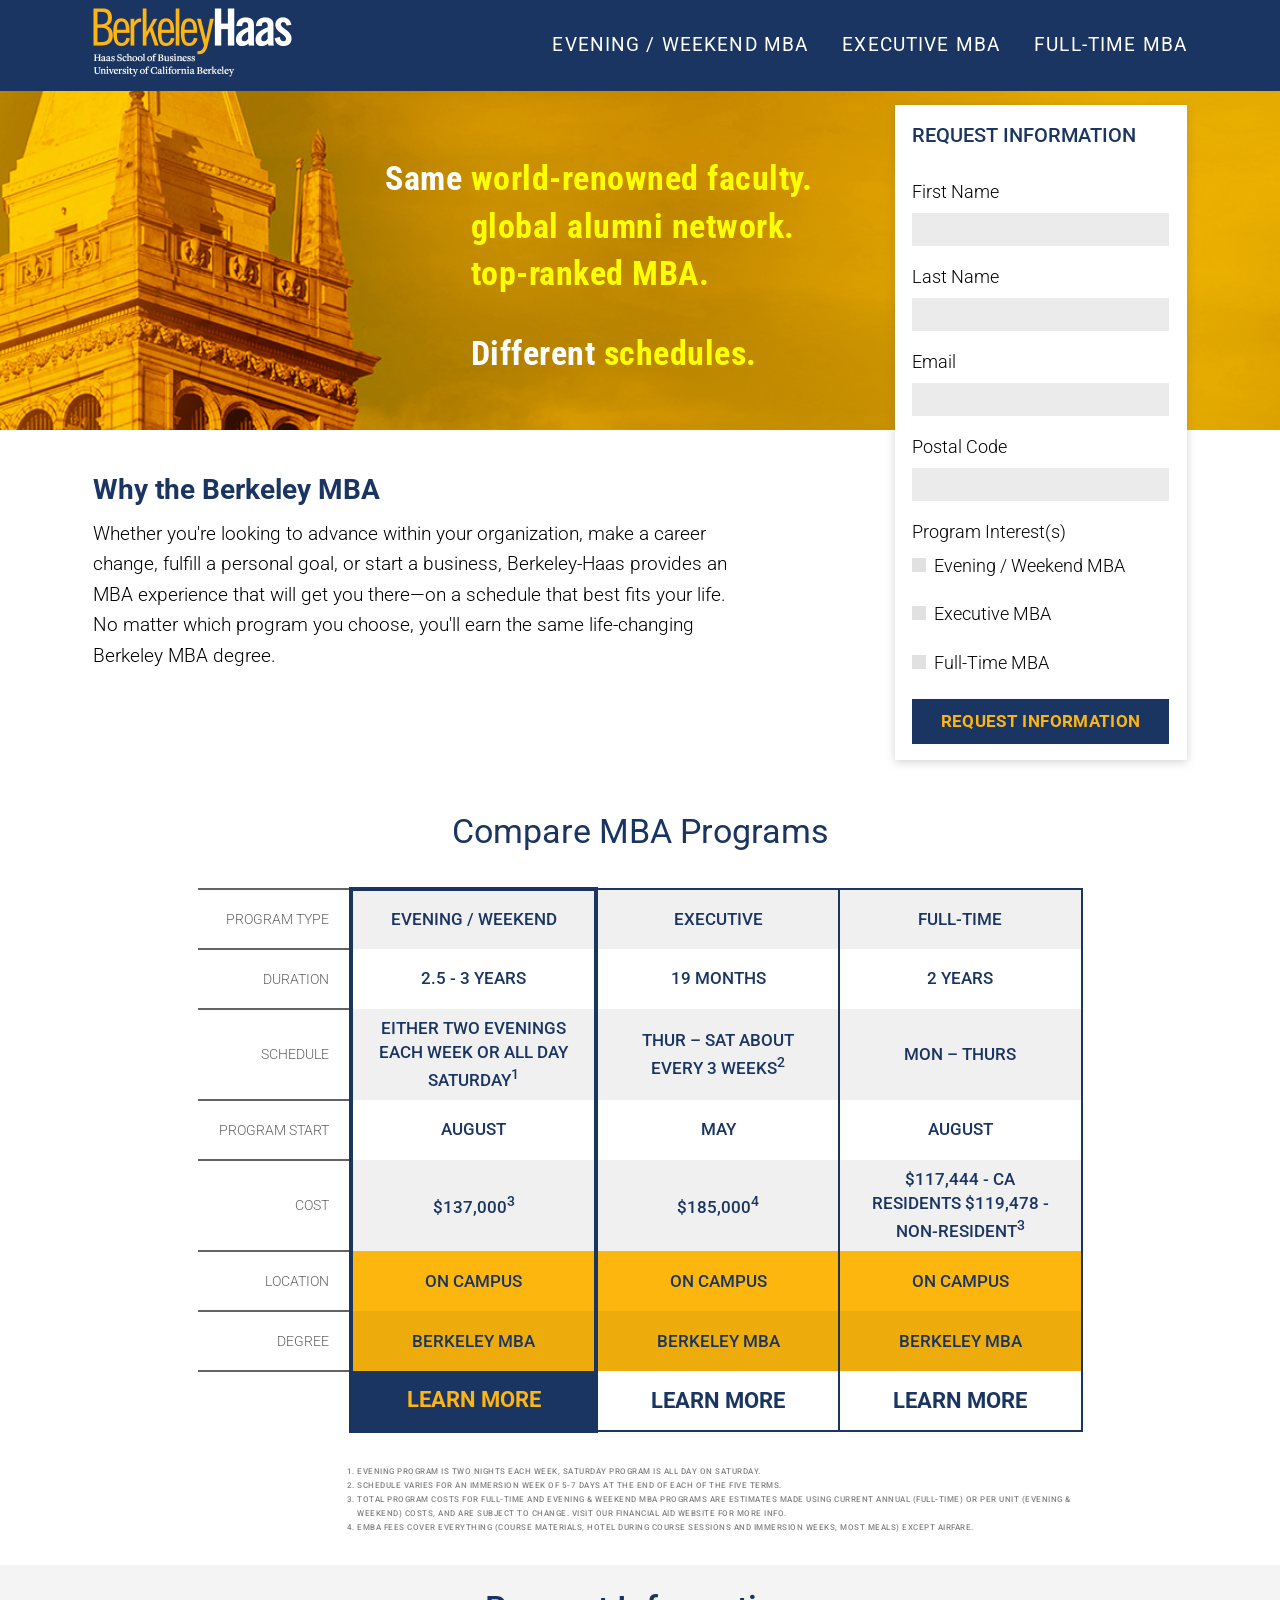
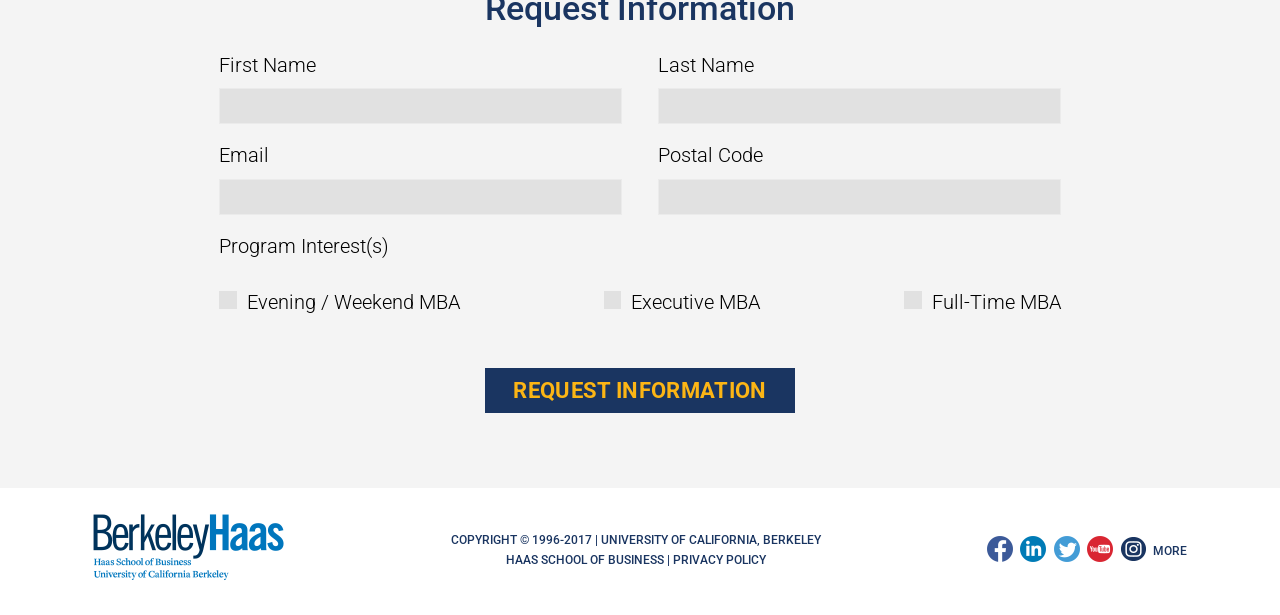
<file: index.html>
<!DOCTYPE html>
<html lang="en">

<head>
  <meta charset="UTF-8" />
  <meta name="viewport" content="width=device-width, initial-scale=1.0, maximum-scale=1.0, user-scalable=no" />
  <meta http-equiv="X-UA-Compatible" content="ie=edge" />
  <meta name="theme-color" content="#1A3561">
  <meta name="msapplication-navbutton-color" content="#1A3561">
  <meta name="apple-mobile-web-app-status-bar-style" content="#1A3561">
  <link rel="stylesheet" href="css/style.css" />
  <title>BerkelyHaas</title>
</head>

<body>
  <!-- Header -->
  <div class="head-container">
    <!-- Wrapper Class -->
    <div class="wrapper">
      <!-- Navigation Bar -->
      <div class="navbar">
        <!-- Logo -->
        <div class="logo">
          <a href="index.html"><img src="img/logo1.png" alt="berkelyhaas" /></a>
        </div>
        <!-- Menu Items -->
        <div class="nav">
          <ul id="nav">
            <li><a href="#">Evening / Weekend MBA</a></li>
            <li><a href="#">executive MBA</a></li>
            <li><a href="#">Full-Time MBA</a></li>
          </ul>
        </div>
      </div>
    </div>
  </div>
  <!-- Body Container -->
  <div class="body-container">
    <!-- Hero Section -->
    <div class="hero">
      <!-- Hero Image -->
      <img src="img/hero.png" alt="" />
      <div class="wrapper">
        <!-- Hero Text -->
        <div class="hero_content">
          <h1>
            Same
            <span>world-renowned faculty.</span>
          </h1>
          <h1><span class="hide">Same </span><span>global alumni network. </span></1>
            <h1><span class="hide">Same </span><span>top-ranked MBA.</span></h1>
            <h1 class="different"><span class="hide">Same</span> Different <span>schedules.</span></h1>
            <button><a href="#form2">REQUEST INFORMATION</a></button>
        </div>
      </div>
    </div>
    <div class="wrapper">
      <div class="request">
        <!-- Form 1 -->
        <div class="form_layout">
          <form action="#">
            <p><span>REQUEST INFORMATION</span></p>
            <p>First Name</p>
            <input type="text" required />
            <p>Last Name</p>
            <input type="text" required />
            <p>Email</p>
            <input type="email" required />
            <p>Postal Code</p>
            <input type="text" required />
            <p>Program Interest(s)</p>
            <input type="checkbox" id="evening" name="one" /><label for="evening">&nbsp;&nbsp;Evening / Weekend
              MBA</label>
            <p></p>
            <input type="checkbox" id="exec" name="one" /><label for="exec">&nbsp;&nbsp;Executive MBA</label>
            <p></p>
            <input type="checkbox" id="full" name="one" /><label for="full">&nbsp;&nbsp;Full-Time MBA</label>
            <button type="submit">REQUEST INFORMATION</button>
          </form>
        </div>
        <!-- Why Us -->
        <div class="why_us">
          <h3>Why the Berkeley MBA</h3>
          <p>Whether you're looking to advance within your organization, make a career change, fulfill a personal goal,
            or start a business, Berkeley-Haas provides an MBA experience that will get you there—on a schedule that
            best
            fits your life. No matter which program you choose, you'll earn the same life-changing Berkeley MBA degree.
          </p>
        </div>
      </div>
      <!-- TABLES -->
      <div class="table_content">
        <p>Compare MBA Programs</p>
        <!-- Table 1 -->
        <table class="table1">
          <colgroup>
            <col span="1">
            <col span="1" class="span_two">
            <col span="1" class="span_three">
            <col span="1" class="span_four">
          </colgroup>
          <tr>
            <td>PROGRAM TYPE</td>
            <td class="eve">EVENING / WEEKEND</td>
            <td>EXECUTIVE</td>
            <td>FULL-TIME</td>
          </tr>
          <tr>
            <td>DURATION</td>
            <td>2.5 - 3 YEARS</td>
            <td>19 MONTHS</td>
            <td>2 YEARS</td>
          </tr>
          <tr>
            <td>Schedule</td>
            <td>either Two evenings each week or all day Saturday<sup>1</sup></td>
            <td>Thur – Sat about every 3 weeks<sup>2</sup></td>
            <td>mon – thurs</td>
          </tr>
          <tr>
            <td>Program start</td>
            <td>AUGUST</td>
            <td>MAY</td>
            <td>AUGUST</td>
          </tr>
          <tr>
            <td>Cost</td>
            <td>$137,000<sup>3</sup></td>
            <td>$185,000<sup>4</sup></td>
            <td>$117,444 - CA residents $119,478 - Non-resident<sup>3</sup></td>
          </tr>
          <tr>
            <td>location</td>
            <td>on campus</td>
            <td>on campus</td>
            <td>on campus</td>
          </tr>
          <tr>
            <td>degree</td>
            <td>berkeley mba</td>
            <td>berkeley mba</td>
            <td>berkeley mba</td>
          </tr>
          <tr>
            <td></td>
            <td class="learn"><a href="#">learn more</a></td>
            <td><a href="#">learn more</a></td>
            <td><a href="#">learn more</a></td>
          </tr>
        </table>
      </div>
      <!-- Caption -->
      <div class="caption one">
        <ol>
          <li>Evening program is two nights each week, saturday program is all day on saturday.</li>
          <li>Schedule varies for an immersion week of 5-7 days at the end of each of the five terms.</li>
          <li>Total program costs for Full-time and Evening & Weekend MBA Programs are estimates made using current
            annual
            (Full-time) or per unit (Evening & Weekend) costs, and are subject to change. Visit our Financial Aid
            website
            for more info.</li>
          <li>EMBA fees cover everything (course materials, hotel during course sessions and immersion weeks, most
            meals)
            except airfare.</li>
        </ol>
      </div>
    </div>
    <!-- Table 2 -->
    <table class="table2">
      <tr>
        <td class="eve">EVENING or WEEKEND<sub><a href="#">learn more</a></sub></td>
        <td>EXECUTIVE<sub><a href="#">learn more</a></sub></td>
        <td>FULL-TIME<sub><a href="#">learn more</a></sub></td>
      </tr>
      <tr>
        <td colspan="3">Duration</td>
      </tr>
      <tr>
        <td>2.5 - 3 YEARS</td>
        <td>19 MONTHS</td>
        <td>2 YEARS</td>
      </tr>
      <tr>
        <td colspan="3">Schedule</td>
      </tr>
      <tr>
        <td>either Two evenings each week or all day Saturday<sup>1</sup></td>
        <td>Thur – Sat about every 3 weeks<sup>2</sup></td>
        <td>mon – thurs</td>
      </tr>
      <tr>
        <td colspan="3">Program start</td>
      </tr>
      <tr>
        <td>AUGUST</td>
        <td>MAY</td>
        <td>AUGUST</td>
      </tr>
      <tr>
        <td colspan="3">cost</td>
      </tr>
      <tr>
        <td>$137,000<sup>3</sup></td>
        <td>$185,000<sup>4</sup></td>
        <td>$117,444 - CA residents $119,478 - Non-resident<sup>3</sup></td>
      </tr>
      <tr>
        <td colspan="3">Location</td>
      </tr>
      <tr>
        <td colspan="3">on campus</td>
      </tr>
      <tr>
        <td colspan="3">Degree</td>
      </tr>
      <tr>
        <td colspan="3">berkley MBA</td>
      </tr>
    </table>
    <!-- Form 2 -->
    <div class="form_layout2" id="form2">
      <div class="wrapper">
        <form action="#">
          <p class="ri"><span>Request Information</span></p>
          <div class="name">
            <div class="fname">
              <p>First Name</p>
              <input type="text" required />
            </div>
            <div class="lname">
              <p>Last Name</p>
              <input type="text" required />
            </div>
          </div>
          <div class="email_code">
            <div class="email">
              <p>Email</p>
              <input type="email" required />
            </div>
            <div class="postal">
              <p>Postal Code</p>
              <input type="text" required />
            </div>
          </div>
          <p class="pi">Program Interest(s)</p>
          <div class="interests">
            <input type="checkbox" id="evening1" name="one" /><label for="evening1">&nbsp;&nbsp;Evening / Weekend
              MBA</label>
            <input type="checkbox" id="exec1" name="one" /><label for="exec1">&nbsp;&nbsp;Executive MBA</label>
            <input type="checkbox" id="full1" name="one" /><label for="full1">&nbsp;&nbsp;Full-Time MBA</label>
          </div>
          <div class="btn">
            <button type="submit">REQUEST INFORMATION</button>
          </div>
        </form>
      </div>
    </div>
  </div>
  <!-- Footer -->
  <div class="footer-container">
    <div class="wrapper secondary">
      <div class="footer">
        <!-- Footer Logo -->
        <div class="logo2"><a href="index.html"><img src="img/logo2.png" alt="barkeleyhaas"></a></div>
        <!-- Copyright -->
        <div class="copy">
          <p>Copyright &copy; 1996-2017 | University of California, Berkeley Haas School of Business | Privacy Policy
          </p>
        </div>
        <!-- Social media icons -->
        <div class="social">
          <a href="#"><img src="img/facebook.png" alt="fb"></a>
          <a href="#"><img src="img/linked-in.png" alt="linkedin"></a>
          <a href="#"><img src="img/twitter.png" alt="twitter"></a>
          <a href="#"><img src="img/you-tube.png" alt="youtube"></a>
          <a href="#"><img src="img/instagram.png" alt="instagram"></a>
          <a href="#"><span>More</span></a>
        </div>
      </div>
    </div>
  </div>
  <!-- Caption -->
  <div class="wrapper">
    <div class="caption two">
      <hr>
      <ol>
        <li>Evening program is two nights each week, saturday program is all day on saturday.</li>
        <li>Schedule varies for an immersion week of 5-7 days at the end of each of the five terms.</li>
        <li>Total program costs for Full-time and Evening & Weekend MBA Programs are estimates made using current
          annual
          (Full-time) or per unit (Evening & Weekend) costs, and are subject to change. Visit our Financial Aid
          website
          for more info.</li>
        <li>EMBA fees cover everything (course materials, hotel during course sessions and immersion weeks, most
          meals)
          except airfare.</li>
      </ol>
    </div>
  </div>
  <!-- CSS linked files -->
  <link href="https://fonts.googleapis.com/css?family=Roboto:300,400,500,600,700&display=swap" rel="stylesheet" />
  <link href="https://fonts.googleapis.com/css?family=Roboto+Condensed:700&display=swap" rel="stylesheet" />
  <link rel="stylesheet" href="https://cdnjs.cloudflare.com/ajax/libs/font-awesome/5.10.2/css/all.min.css" />
  <!-- JS linked file -->
  <script src="js/jquery-3.4.1.js"></script>
  <script src="js/main.js"></script>
</body>

</html>
</file>
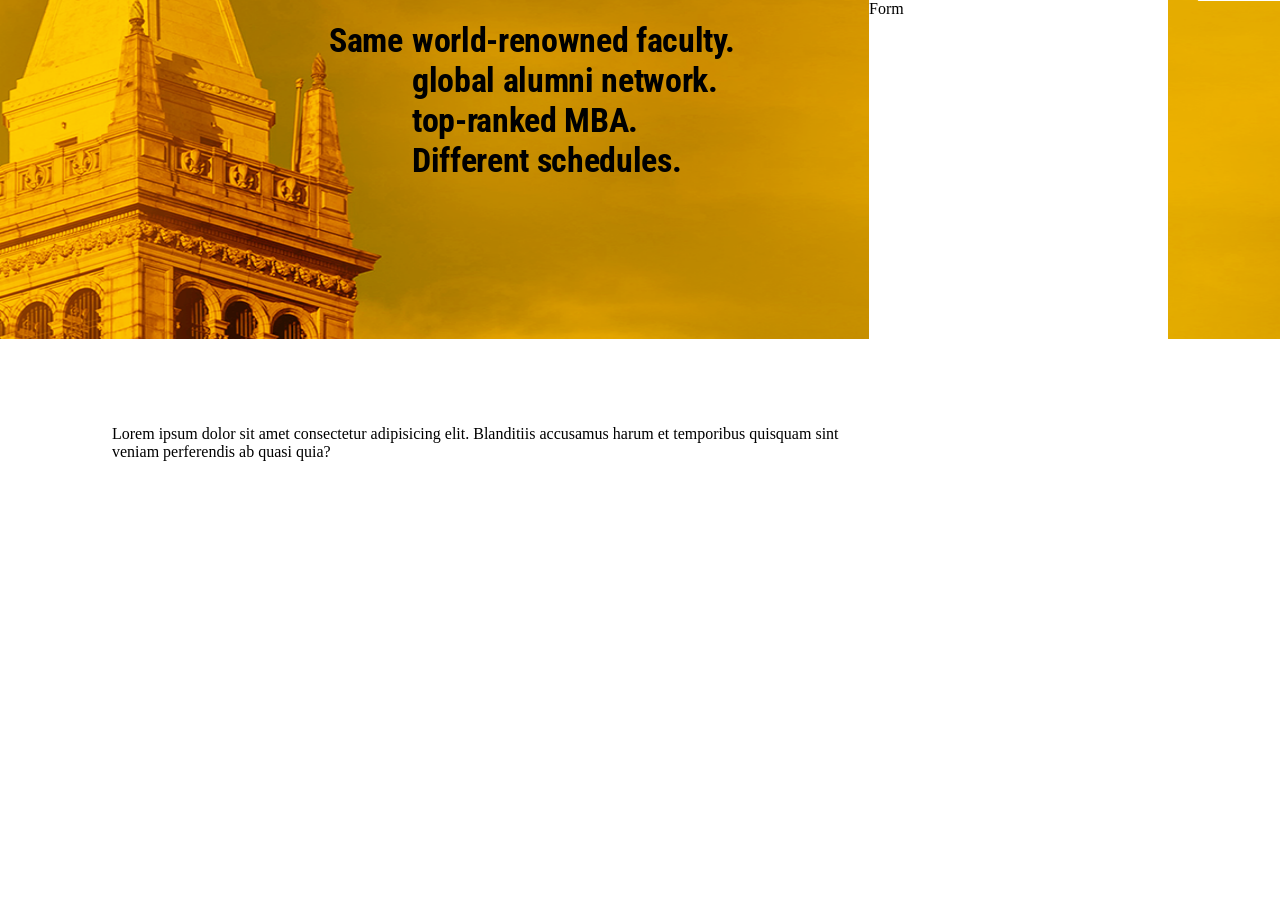
<file: eveweek.html>
<!DOCTYPE html>
<html lang="en">

<head>
    <meta charset="UTF-8">
    <meta name="viewport" content="width=device-width, initial-scale=1.0">
    <meta http-equiv="X-UA-Compatible" content="ie=edge">
    <title>Evening | Weekend MBA</title>
    <style>
        * {
            margin: 0;
            padding: 0;
            box-sizing: border-box;
        }

        img {
            position: absolute;
            width: 100%;
            height: 339px;
            z-index: -1;
        }

        h1 {
            font-size: 34px;
            font-family: "Roboto Condensed";
            letter-spacing: -0.34px;
        }

        .wrapper {
            padding: 0 7rem;
        }

        .head-container {
            width: 100%;
        }


        .text1 {
            width: 75px;
        }

        .text2 {
            width: 332px;
        }

        .head-container {
            display: grid;
            grid-gap: 20px;
            grid-template-areas:
                "hero-text form_layout"
                "why_us form_layout";
        }

        .hero-text {
            grid-area: hero-text;
            display: flex;
            height: 186px;
            justify-content: space-between;
            width: 415px;
            margin: 20px 0 0 217px;
        }

        .form_layout {
            grid-area: form_layout;
            width: 299px;
            height: 659px;
            background: white;
        }

        .why_us {
            grid-area: why_us;
        }
    </style>
</head>

<body>
    <img src="img/hero.png" alt="berkelyhaas">
    <div class="wrapper">
        <div class="head-container">
            <div class="hero-text">
                <div class="text1">
                    <h1>Same</h1>
                </div>
                <div class="text2">
                    <h1>world-renowned faculty.</h1>
                    <h1>global alumni network.</h1>
                    <h1>top-ranked MBA.</h1>
                    <h1><span>Different</span> schedules.</h1>
                </div>
            </div>
            <div class="form_layout">
                <p>Form</p>
            </div>
            <div class="why_us">
                Lorem ipsum dolor sit amet consectetur adipisicing elit. Blanditiis accusamus harum et temporibus
                quisquam sint veniam perferendis ab quasi quia?
            </div>
        </div>
    </div>
    <link href="https://fonts.googleapis.com/css?family=Roboto:300,400,500,600,700&display=swap" rel="stylesheet" />
    <link href="https://fonts.googleapis.com/css?family=Roboto+Condensed:700&display=swap" rel="stylesheet" />
</body>

</html>
</file>
<file: css/style.css>
/* Importing global css file */
@import url(main.css);
/* Universal Selector */
* {
  margin: 0;
  padding: 0;
  scroll-behavior: smooth;
  -webkit-overflow-scrolling: touch;
  -webkit-tap-highlight-color:transparent;
  -moz-tap-highlight-color:transparent;
  -o-tap-highlight-color:transparent;
}
body {
  font-family: var(--font);
  line-height: 1.4;
  max-width: 1440px;
  margin: 0 auto;
  box-sizing: border-box;
  transition: 0.5s ease;
  -webkit-appearance: none;
  user-select: none;
  /* -webkit-font-smoothing: auto; */
}
/* Head container */
.head-container {
  background: var(--primary_color);
}
/* Wrapper class padding */
.wrapper {
  padding: var(--default_padding);

}
.navbar {
  display: flex;
  height: 91px;
  align-items: center;
}
.logo {
  margin-right: auto;
}
.nav {
  margin-left: auto;
}
.nav ul li {
  display: inline-block;
}
.nav ul li a {
  color: white;
  text-decoration: none;
  font-size: 19px;
  text-transform: uppercase;
  letter-spacing: 1.14px;
  padding-left: 30px;
  transition: 0.3s ease;
}
.nav ul li a:hover {
  color: var(--secondary_color);
}
/* Side navigation */
.side_nav {
  width: 0;
  height: 100%;
  position: fixed;
  top: 0;
  right: 0;
  background: var(--primary_color);
  z-index: 1;
  opacity: 0.8;
  overflow-x: hidden;
  text-transform: uppercase;
  transition: 0.5s ease;
  padding: 30px 0;
}
.side_nav ul {
  padding: 20px 10px;
}
.side_nav ul li {
  display: block;
  padding: 20px 5px;
}
.side_nav ul li a {
  text-decoration: none;
  color: white;
  font-size: 17px;
}
.side_nav ul li a:hover {
  color: var(--secondary_color);
  cursor: pointer;
}
.ham i {
  font-size: 24px;
  transition: 0.3s ease;
}
.ham i:hover {
  font-size: 25px;
  transition: 0.3s ease;
}
.btn_close {
  position: absolute;
  color: white;
  font-size: 35px;
  text-decoration: none;
  top: 0;
  right: 20px;
}
/* Hero section */
.hero img {
  position: absolute;
  z-index: -1;
  width: 100%;
  height: 339px;
  object-position: center;
  object-fit: cover;
}
.hero_content {
  max-width: 430px;
  margin-left: auto;
  margin-right: auto;
  padding-top: 4rem;
  padding-right: 5rem;
  color: white;
  font-family: "Roboto Condensed";
  letter-spacing: 0.5px;
  max-height: 186px;
}
.hero_content .different {
  padding-top: 2rem;
}
.hero span {
  color: #ffff00;
}
.hero_content button {
  display: none;
  position: absolute;
  width: 246px;
  left: 0;
  right: 0;
  bottom: -57px;
  margin: auto
}
.hero_content button a {
  color: var(--secondary_color);
  text-decoration: none;
}
.hide {
  visibility: hidden;
}
.request {
  margin-left: auto;
  display: flex;
  align-items: center;
}
/* Form */
.form_layout {
  margin-left: auto;
  background: white;
  width: 264px;
  margin-top: -236px;
  padding: 16px 18px 16px 17px;
  font-size: 18px;
  font-weight: 300;
  order: 2;
  filter: var(--shadow);
}
.form_layout span {
  color: var(--primary_color);
  font-weight: 500;
  font-size: 20px;
}
.form_layout p:nth-child(2) {
  margin-top: 30px;
}
.form_layout input[type="checkbox"] {
  margin-top: 28px;
}
/* Why BerkelyHaas */
.why_us {
  padding-top: 40px;
  color: var(--primary_color);
}
.why_us p {
  font-size: 19px;
  font-weight: 300;
  line-height: 1.6;
  width: 80%;
  color: black;
  padding-top: 10px;
}
/* Form Layout 2 */
.form_layout2 {
  background: #f4f4f4;
  font-size: 19.5px;
  font-weight: 300;
  padding: 20px 110px;
  min-height: 483px;
  margin: 0 auto;
  max-width: 1438px;
}
.name,
.email_code,
.interests {
  display: flex;
  justify-content: space-between;
  padding: 0 1rem;
  flex-wrap: wrap;
}
.form_layout2 textarea,
.form_layout2 input[type="text"],
.form_layout2 input[type="password"],
.form_layout2 input[type="datetime"],
.form_layout2 input[type="datetime-local"],
.form_layout2 input[type="date"],
.form_layout2 input[type="month"],
.form_layout2 input[type="time"],
.form_layout2 input[type="week"],
.form_layout2 input[type="number"],
.form_layout2 input[type="email"],
.form_layout2 input[type="url"],
.form_layout2 input[type="search"],
.form_layout2 input[type="tel"],
.form_layout2 input[type="color"],
.form_layout2 select {
  width: 381px;
  height: 34px;
  background: #e1e1e1;
}
.form_layout2 button {
  max-width: 310px;
  font-size: 22px;
}
.form_layout2 input[type="checkbox"]+label:before {
  width: 0.5em;
  height: 0.5em;
}
.btn {
  text-align: center;
  padding-top: 30px;
  display: block;
}
.pi {
  padding: 0 0 20px 16px;
}
.ri {
  text-align: center;
  padding: 0 5rem 20px 5rem;
  color: var(--primary_color);
  font-weight: 500;
  font-size: 34px;
  margin-left: auto;
  margin-right: auto;
}
/* Footer Section */
.footer {
  display: flex;
  justify-content: space-between;
  align-items: center;
  height: 127px;
}
.footer p {
  font-size: 12px;
  font-weight: 500;
  color: var(--primary_color);
  text-transform: uppercase;
  max-width: 380px;
  text-align: center;
  line-height: 1.65;
}
.footer span {
  font-weight: 500;
}
.social {
  display: flex;
  justify-content: space-between;
  align-items: center;
  width: 200px;
  color: var(--primary_color);
  font-size: 12.4px;
  text-transform: uppercase;
  font-weight: 500;
}
.social a,
table a {
  text-decoration: none;
  color: var(--primary_color);
  transition: 0.5s ease;
}
.social a:hover {
  transform: rotate(360deg);
}
/* TABLES */
/* Table 1 */
.table1 tr td {
  padding: 8px 20px;
  width: 241px;
  height: 42px;
}
.table1 {
  text-transform: uppercase;
  font-size: 17px;
  font-weight: 500;
  color: var(--primary_color);
  margin: 0;
  border: 0;
  border-collapse: collapse;
  text-align: center;
  margin-left: auto;
  margin-right: auto;
  max-width: 885px;
  height: 515px;
}
.table_content p {
  font-size: 34px;
  text-align: center;
  padding: 3rem 0 2rem 0;
  color: var(--primary_color);
}
.table1 tr:nth-child(odd) {
  background: #F0F0F0;
}
.table1 tr:nth-child(6) {
  background: #FCB60D;
}
.table1 tr:nth-child(7) {
  background: #EEAC0C;
}
.table1 tr:nth-child(8) {
  font-size: 22px;
  font-weight: bold;
}
.learn,
.learn a {
  background: var(--primary_color);
  color: var(--secondary_color);
}
.table1 tr td:nth-child(1) {
  border-top: 2px solid #636363;
  background: white;
  font-size: 14px;
  font-weight: 300;
  color: #636363;
  width: 128px;
  text-align: right;
}
.span_two {
  border: 4px solid var(--primary_color);
}
.span_three,
.span_four {
  border: 2px solid var(--primary_color);
}
/* Table 2 */
.table2 {
  display: none;
}
.caption {
  font-size: 8px;
  text-transform: uppercase;
  letter-spacing: 0.5px;
  margin-left: auto;
  margin-right: auto;
  max-width: 741px;
  min-height: 64px;
  font-weight: 500;
  color: #858585;
  padding-top: 32px;
  padding-left: 175px;
  padding-bottom: 30px;
  line-height: 1.73;
}
.caption.two {
  display: none;
  font-size: 6px;
}
.caption.two ol {
  padding-top: 10px;
}
.footer-container {
  display: block;
}
/* MEDIA QUERIES */
/* Screens above 1440px */
/* 4K AND MORE */
@media (min-width: 1440px) {
  .hero img {
    position: absolute;
    z-index: -1;
    width: 1440px;
  }
  body {
    border: 1px solid grey;
  }
}
/*  */
@media(max-width: 1224px) {
  .form_layout2 textarea,
  .form_layout2 input[type="text"],
  .form_layout2 input[type="password"],
  .form_layout2 input[type="datetime"],
  .form_layout2 input[type="datetime-local"],
  .form_layout2 input[type="date"],
  .form_layout2 input[type="month"],
  .form_layout2 input[type="time"],
  .form_layout2 input[type="week"],
  .form_layout2 input[type="number"],
  .form_layout2 input[type="email"],
  .form_layout2 input[type="url"],
  .form_layout2 input[type="search"],
  .form_layout2 input[type="tel"],
  .form_layout2 input[type="color"],
  .form_layout2 select {
    width: calc(100% - 20px);
    height: 34px;
  }
  .name>div,
  .email_code>div,
  .interests>div {
    width: 100%;
  }
}
/* Screens below 1129px */
@media (max-width: 1129px) {
  .wrapper{
    padding: 0 50px;
  }
  .nav ul li a {
    padding-left: 10px;
    font-size: 15px;
  }
  .why_us {
    padding-top: 7rem;
    color: var(--primary_color);
  }
}
@media (max-width: 1023px) {
  .form_layout {
    display: none;
  }
  .why_us p {
    width: 100%;
  }
}
/* Screens below 900px */
@media (max-width: 900px) {
  .wrapper {
    padding: 0 40px;
  }
}
/* Screens below 768px */
/* TABLETS */
@media (max-width: 768px) {
  .wrapper {
    padding: 0 40px;
  }

  .mobile-trigger {
    position: absolute;
    width: 26.2px;
    height: 21.1px;
    cursor: pointer;
    right: 40px;
  }

  .mobile-trigger i {
    position: absolute;
    width: 26.2px;
    height: 3.7px;
    background: #061732;
    display: block;
  }

  .mobile-trigger i:before {
    content: "";
    position: absolute;
    width: 26.2px;
    height: 3.7px;
    background: #061732;
    display: block;
    top: 8px;
    transition: 0.5s ease;
    }
    
  .mobile-trigger i:after {
    content: "";
    position: absolute;
    width: 26.2px;
    height: 3.7px;
    background: #061732;
    display: block;
    top: 16px;
    transition: 0.5s ease;
  }

  .mobile-trigger i.changed {
    background: transparent;
  }

  .mobile-trigger i.changed:before {
    transform: rotate(-45deg) translate(-9px, 6px);
    -webkit-transform: rotate(-45deg) translate(0px, 1px);
  }

  .mobile-trigger i.changed:after {
    transform: rotate(45deg) translate(0px, -4px);
    -webkit-transform: rotate(45deg) translate(-4px, -6px);
  }

  .interets {
    flex-direction: column;
  }

  .caption {
    padding: 20px 100px;
    margin-left: auto;
    margin-right: auto;
  }
  
  .nav ul li {
    display: flex;
    padding: 20px 0;
    justify-content: center;
    width: 90%;
    margin: 0 auto;
    border-top: 1px solid white;
  }
  .nav ul li a {
    padding-left: 0;
  }

  .nav {
    transition: 0.5s ease;
  }
  
  .nav ul {
    position: absolute;
    background: var(--primary_color);
    left: 0;
    width: 100%;
    height: 0;
    top: 90px;
    overflow-y: hidden;
    z-index: 11;
    transition: 0.5s ease;
  }

  .nav ul.changed {
    display: block;
    height: 100vh;
  }

  table {
    width: 385px;
  }

  .hero_content {
    margin-left: auto;
    margin-right: auto;
    padding-top: 5rem;
    padding-right: 2rem;
    color: white;
    font-family: "Roboto Condensed";
    letter-spacing: 0.5px;
  }

  h1,
  h2,
  h3 {
    font-size: 29px;
  }
  .logo2,
  .social,
  .copy {
    padding-bottom: 20px;
  }
  .form_layout2 {
    padding: 20px 40px;
  }
  .ham i {
    display: initial;
    cursor: pointer;
  }
  .footer {
    padding-top: 20px;
  }
  .footer .copy p {
    font-size: 10px;
  }
  .footer .logo2 img {
    width: 130px;
  }
  .footer .social img {
    width: 20px;
  }
  .hero_content {
    position: relative;
    margin: 0 auto;
    width: fit-content;
  }
}
/* Screens below 545px */
/* LARGE MOBILES AND PHABLETS */
@media (max-width: 545px) {
  .table1 {
    display: none;
  }
  p,
  label {
    font-size: 17px !important;
  }
  h1,
  h2,
  h3 {
    font-size: 26px;
  }
  .table2 {
    display: table;
    font-size: 11px;
    margin: 0 auto;
    width: 100%;
    text-align: center;
    text-transform: uppercase;
    font-weight: bold;
    border-collapse: collapse;
    color: var(--primary_color);
  }
  .table2 tr:nth-child(1) {
    font-size: 14px;
    background: #FBB50F;
    color: var(--primary_color);
    border-top: 2px solid var(--primary_color);
  }
  .table2 tr:nth-child(odd) td {
    width: 104px;
    padding: 20px 2px;
  }
  .table2 tr:nth-child(even) {
    background-color: var(--primary_color);
    color: #fff;
  }
  .table2 sub {
    display: block;
    font-size: 9px;
    padding-top: 10px;
  }
  .table2 td:nth-child(1),
  .table2 td:nth-child(2) {
    border-right: 2px solid var(--primary_color);
  }
  .table2 tr:last-child,
  .table2 tr:nth-last-child(3) {
    background: #FCB60D;
  }
  .table2 a {
    text-decoration: none;
    color: var(--primary_color);
  }
  .table2 td:nth-child(2) {
    background: #e1e1e1;
  }
  .table2 tr:nth-child(1) td {
    background: #FBB50F;
  }
  .caption.one {
    display: none;
  }
  .caption.two {
    display: block;
    width: 100%;
    padding: 10px 10px;
  }
  .hero_content {
    position: relative;
    padding: 4rem 0 0 0;
    margin: 0 auto;
    width: fit-content;
  }
  .hero_content .different {
    padding-top: 1rem;
  }
  .form_layout2 button {
    font-size: 16px;
  }
  .footer .copy p {
    font-size: 9px !important;
  }
  .footer .social img {
    width: 15px;
  }
}
/* Screens between 320px and 425px */
/* SMALL SIZED AND MEDIUM SIZED MOBILES */
@media (max-width: 425px) {
  h3 {
    text-align: center;
  }
  .footer .social img {
    width: 15px;
  }
  .table1 {
    display: none;
  }
  .ri {
    font-size: 20px;
  }
  .mobile-trigger {
    right: 26px;
  }
  .wrapper {
    padding: 0 26px;
  }
  .nav ul {
    top: 55px;
  }
  .wrapper.secondary {
    padding: 0 5px;
  }
  .form_layout2 {
    padding: 0 20px;
  }
  h1,
  h2,
  h3 {
    font-size: 20px;
  }
  .form_layout2 p {
    font-size: 17px;
  }
  .hero img {
    position: absolute;
    z-index: -1;
    width: 100%;
    height: 175px;
    object-position: center;
    object-fit: cover;
  }
  .hero_content {
    position: relative;
    padding: 0;
    margin: 0 auto;
    width: fit-content;
  }
  .hero_content button {
    display: initial;
  }
  .why_us {
    padding-top: 5rem;
  }
  .why_us p {
    width: 100%;
    font-size: 12px !important;
  }
  .navbar {
    height: 56px;
  }
  .logo img {
    width: 109px;
  }
  .form_layout2 button {
    font-size: 16px;
  }
  .form_layout2 {
    padding: 20px 0;
    margin: 0 auto;
  }
  .btn {
    padding-top: 13.9px;
    padding-bottom: 20px;
  }
  .footer-container {
    padding: 0 20px;
  }
  .footer {
    padding-top: 20px;
    height: fit-content;
  }
  .caption {
    padding: 0px 5px 30px 5px;
    margin-left: auto;
    margin-right: auto;
  }
  .hero_content {
    padding-top: 11px;
    margin: auto;
  }
  .footer .logo2,
  .footer .social,
  .footer .copy {
    flex-basis: 30%;
  }
  .footer .copy p {
    font-size: 5px !important;
  }
  .footer .logo2 img {
    width: 80px;
  }
  .footer .social a:last-child {
    display: none;
  }
  .table_content p {
    padding: 3rem 0 2rem 0;
  }
  .form_layout2 textarea,
  .form_layout2 input[type="text"],
  .form_layout2 input[type="password"],
  .form_layout2 input[type="datetime"],
  .form_layout2 input[type="datetime-local"],
  .form_layout2 input[type="date"],
  .form_layout2 input[type="month"],
  .form_layout2 input[type="time"],
  .form_layout2 input[type="week"],
  .form_layout2 input[type="number"],
  .form_layout2 input[type="email"],
  .form_layout2 input[type="url"],
  .form_layout2 input[type="search"],
  .form_layout2 input[type="tel"],
  .form_layout2 input[type="color"],
  .form_layout2 select {
    height: 30px;
  }
  label {
    margin-bottom: 9px;
    height: 30.7px;
    display: block;
    margin-top: 9px;
  }
  .interests {
    display: block;
  }
}
</file>
